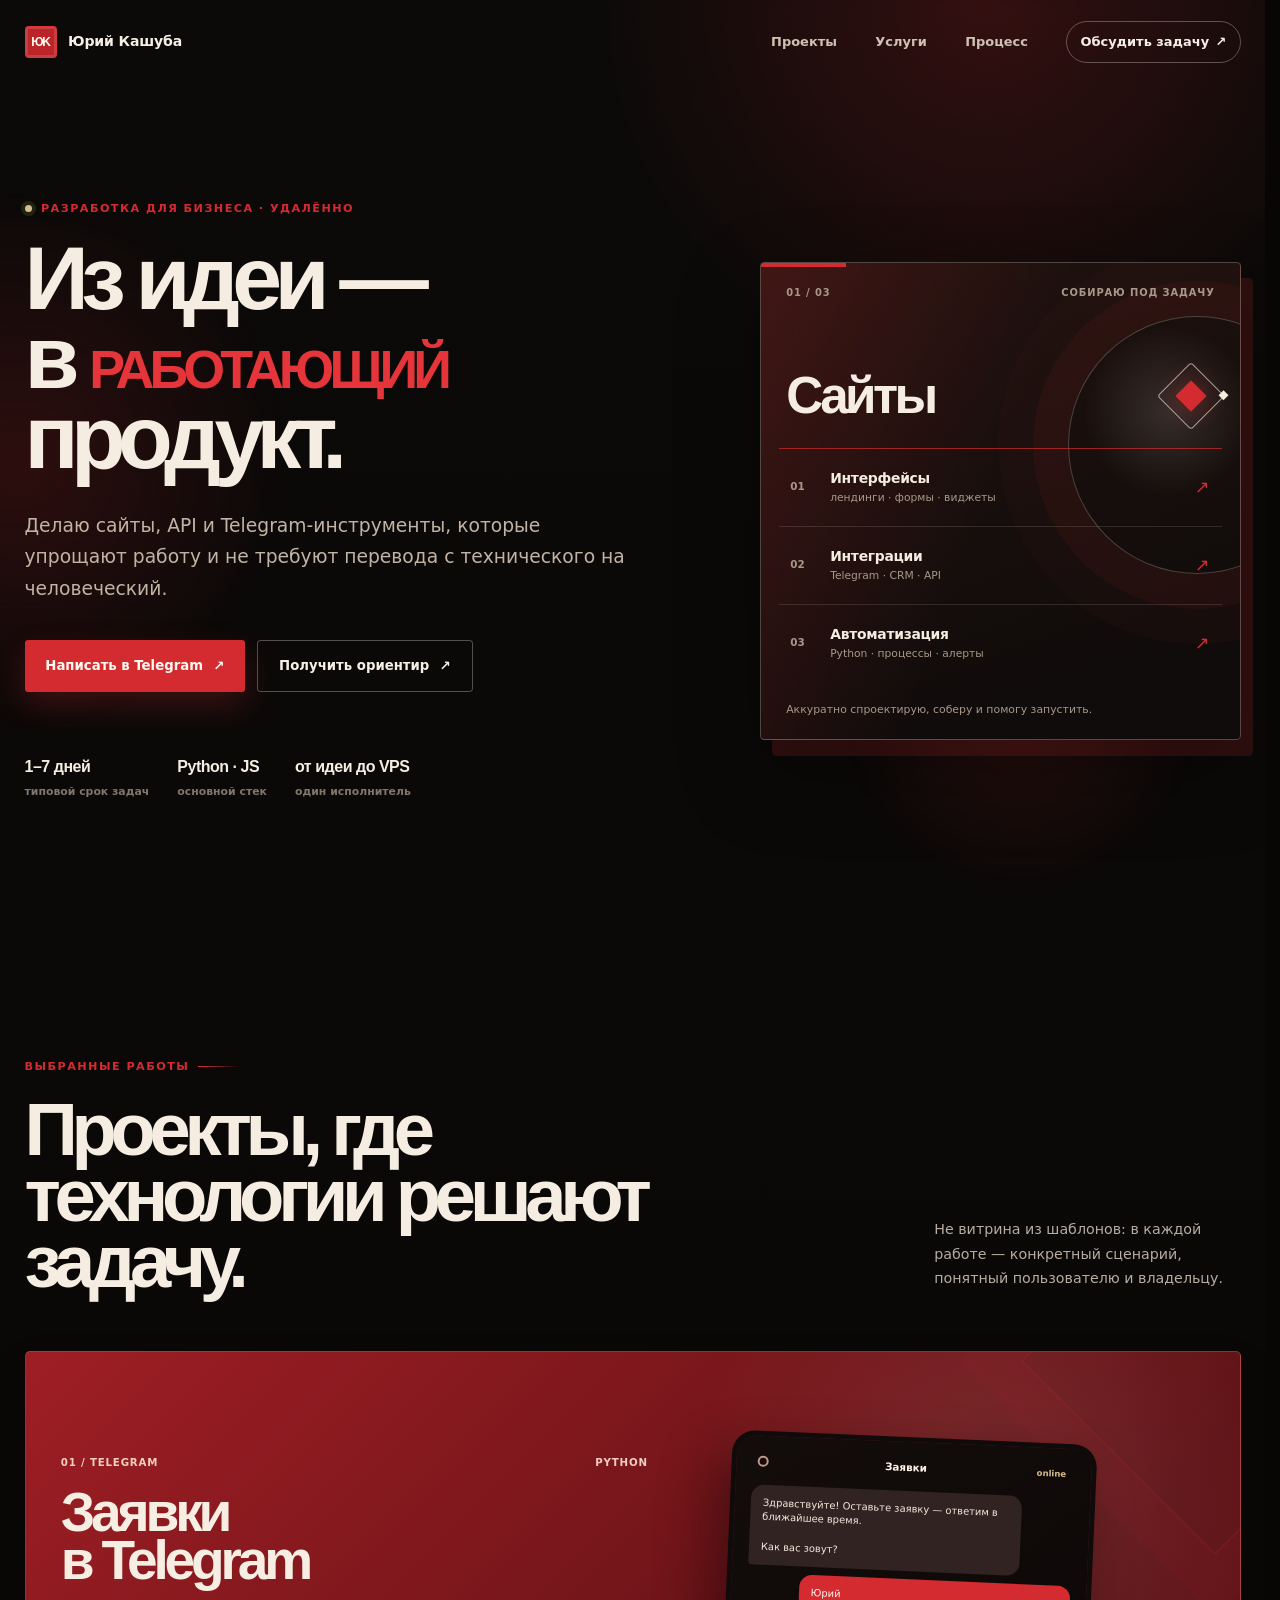
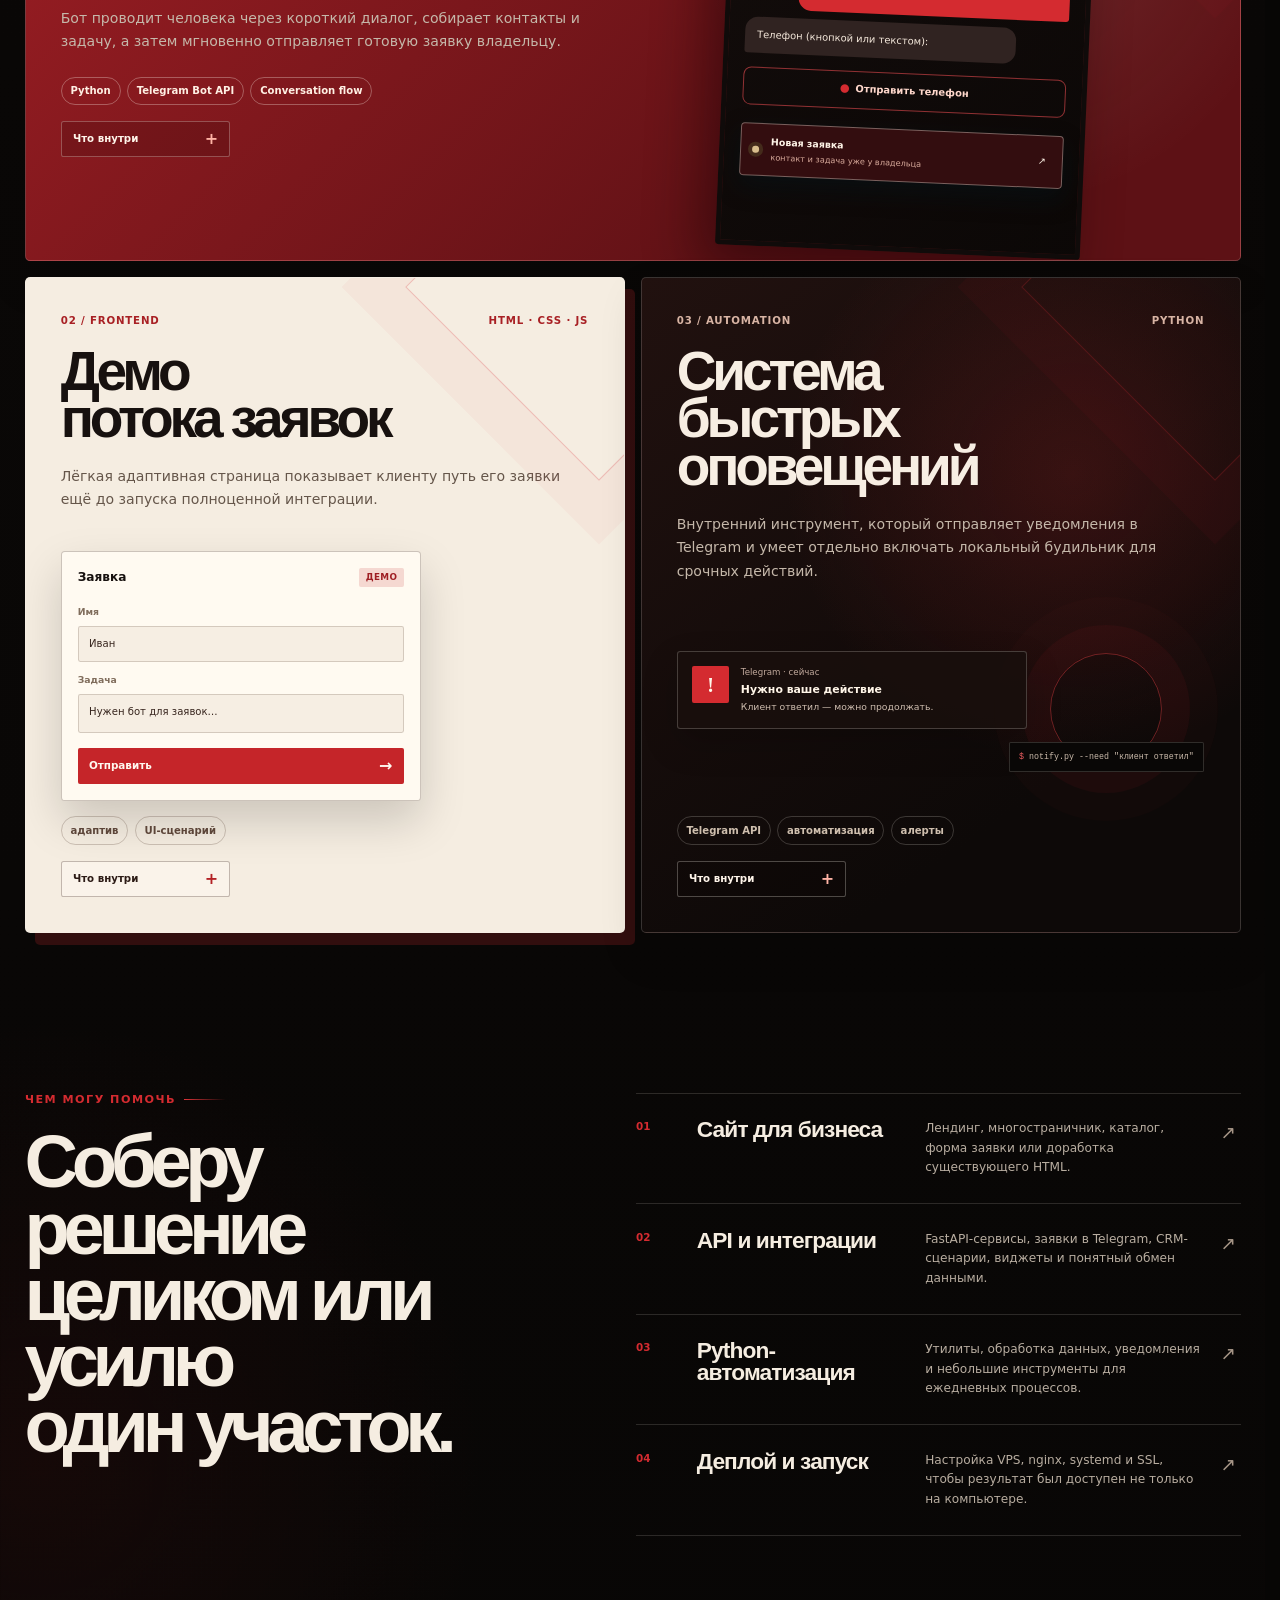
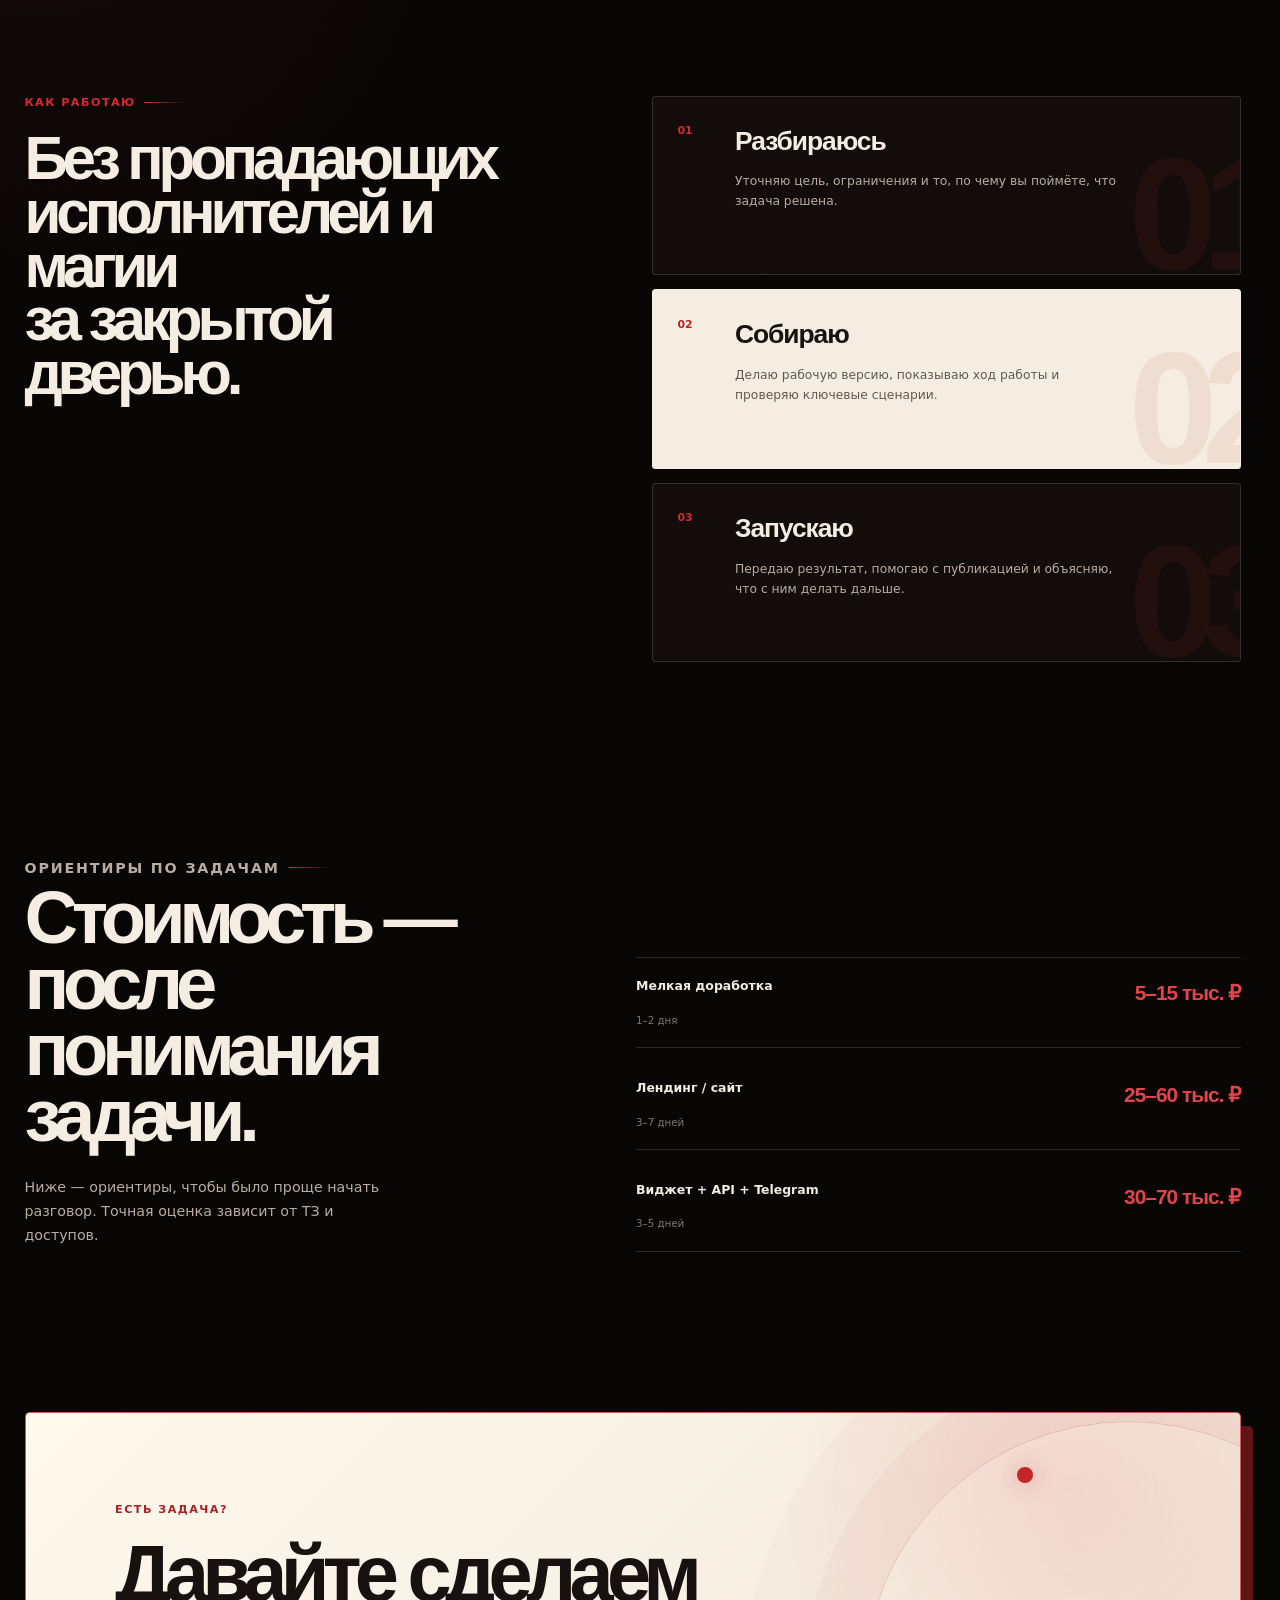
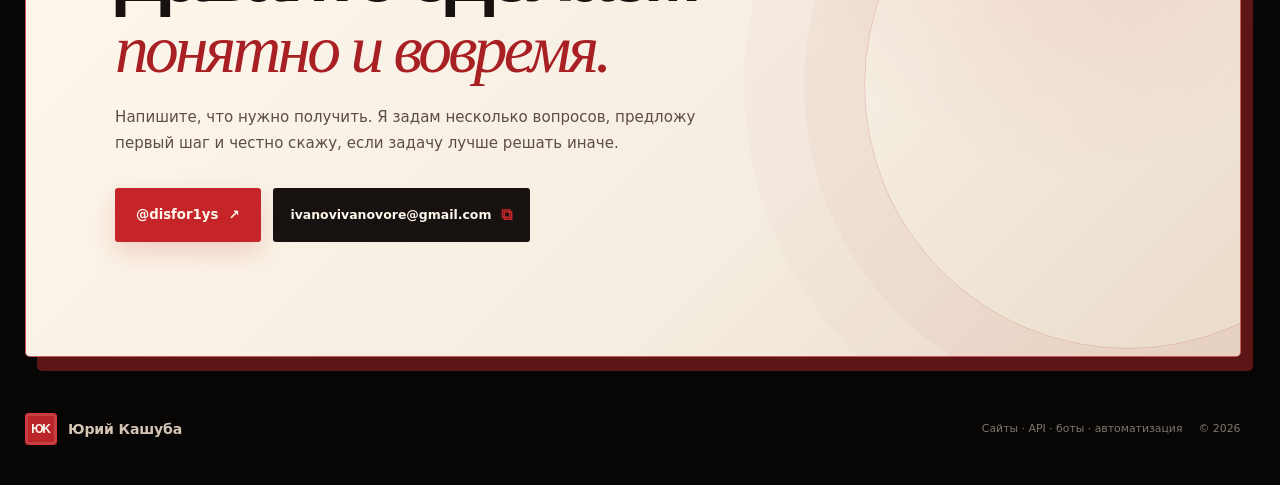
<file: index.html>
<!doctype html>
<html lang="ru">
<head>
  <meta charset="UTF-8" />
  <meta name="viewport" content="width=device-width, initial-scale=1" />
  <meta
    name="description"
    content="Юрий Кашуба — fullstack-разработчик. Сайты, API, Telegram-боты и автоматизация под задачи бизнеса."
  />
  <meta name="theme-color" content="#0b0908" />
  <meta name="author" content="Юрий Кашуба" />
  <meta name="robots" content="index,follow" />
  <link rel="canonical" href="https://jourgen1.github.io/" />
  <meta property="og:title" content="Юрий Кашуба — сайты, API и Telegram-боты" />
  <meta
    property="og:description"
    content="Собираю понятные цифровые продукты: от лендинга до API, ботов и деплоя."
  />
  <meta property="og:type" content="website" />
  <meta property="og:locale" content="ru_RU" />
  <meta property="og:site_name" content="Юрий Кашуба — разработка" />
  <meta property="og:url" content="https://jourgen1.github.io/" />
  <meta name="twitter:card" content="summary" />
  <meta name="twitter:title" content="Юрий Кашуба — сайты, API и Telegram-боты" />
  <meta name="twitter:description" content="Сайты, API, Telegram-боты и автоматизация под задачи бизнеса." />
  <title>Юрий Кашуба — сайты, API и Telegram-боты</title>
  <link rel="icon" type="image/svg+xml" href="favicon.svg" />
  <link rel="stylesheet" href="styles.css" />
</head>
<body>
  <a class="skip-link" href="#content">К содержанию</a>

  <header class="site-header" data-header>
    <a class="brand" href="#home" aria-label="На главную">
      <span class="brand-mark" aria-hidden="true">ЮK</span>
      <span class="brand-name">Юрий Кашуба</span>
    </a>

    <button
      class="menu-toggle"
      type="button"
      aria-expanded="false"
      aria-controls="main-navigation"
      data-menu-toggle
    >
      <span class="sr-only">Открыть навигацию</span>
      <span></span>
      <span></span>
    </button>

    <nav class="main-navigation" id="main-navigation" aria-label="Основная навигация" data-menu>
      <a href="#projects">Проекты</a>
      <a href="#services">Услуги</a>
      <a href="#process">Процесс</a>
      <a
        class="nav-contact"
        href="#contact"
        data-open-brief
        aria-haspopup="dialog"
        aria-controls="brief-dialog"
      >
        Обсудить задачу <span aria-hidden="true">↗</span>
      </a>
    </nav>
  </header>

  <main id="content" tabindex="-1">
    <section class="hero section-shell" id="home">
      <div class="hero-glow hero-glow-one" aria-hidden="true"></div>
      <div class="hero-glow hero-glow-two" aria-hidden="true"></div>

      <div class="hero-copy" data-reveal>
        <p class="eyebrow"><span class="status-dot" aria-hidden="true"></span> Разработка для бизнеса · удалённо</p>
        <h1>Из идеи — в <span class="hero-keyword">РАБОТАЮЩИЙ</span> продукт.</h1>
        <p class="hero-lead">
          Делаю сайты, API и Telegram-инструменты, которые упрощают работу и не требуют
          перевода с технического на человеческий.
        </p>

        <div class="hero-actions">
          <a class="button button-primary" href="https://t.me/disfor1ys" target="_blank" rel="noreferrer">
            Написать в Telegram <span aria-hidden="true">↗</span>
          </a>
          <a
            class="button button-secondary"
            href="#contact"
            data-open-brief
            aria-haspopup="dialog"
            aria-controls="brief-dialog"
          >
            Получить ориентир <span aria-hidden="true">↗</span>
          </a>
        </div>

        <dl class="hero-facts" aria-label="Кратко обо мне">
          <div>
            <dt>1–7 дней</dt>
            <dd>типовой срок задач</dd>
          </div>
          <div>
            <dt>Python · JS</dt>
            <dd>основной стек</dd>
          </div>
          <div>
            <dt>от идеи до VPS</dt>
            <dd>один исполнитель</dd>
          </div>
        </dl>
      </div>

      <aside class="hero-panel" aria-label="Направления работы" data-reveal>
        <div class="panel-topline">
          <span>01 / 03</span>
          <span>Собираю под задачу</span>
        </div>
        <div class="panel-title-row">
          <p>Сайты</p>
          <span class="panel-orbit" aria-hidden="true"></span>
        </div>
        <div class="panel-item panel-item-accent">
          <span class="panel-index">01</span>
          <div>
            <strong>Интерфейсы</strong>
            <small>лендинги · формы · виджеты</small>
          </div>
          <span class="arrow" aria-hidden="true">↗</span>
        </div>
        <div class="panel-item">
          <span class="panel-index">02</span>
          <div>
            <strong>Интеграции</strong>
            <small>Telegram · CRM · API</small>
          </div>
          <span class="arrow" aria-hidden="true">↗</span>
        </div>
        <div class="panel-item">
          <span class="panel-index">03</span>
          <div>
            <strong>Автоматизация</strong>
            <small>Python · процессы · алерты</small>
          </div>
          <span class="arrow" aria-hidden="true">↗</span>
        </div>
        <p class="panel-note">Аккуратно спроектирую, соберу и помогу запустить.</p>
      </aside>
    </section>

    <section class="projects section-shell section" id="projects">
      <div class="section-heading" data-reveal>
        <p class="eyebrow">Выбранные работы</p>
        <div class="heading-row">
          <h2>Проекты, где<br />технологии решают задачу.</h2>
          <p>
            Не витрина из шаблонов: в каждой работе — конкретный сценарий,
            понятный пользователю и владельцу.
          </p>
        </div>
      </div>

      <div class="project-grid">
        <article class="project-card project-card-featured" data-reveal>
          <div class="project-copy">
            <div class="project-meta">
              <span>01 / Telegram</span>
              <span>Python</span>
            </div>
            <h3>Заявки<br />в Telegram</h3>
            <p>
              Бот проводит человека через короткий диалог, собирает контакты и задачу,
              а затем мгновенно отправляет готовую заявку владельцу.
            </p>
            <ul class="tag-list" aria-label="Технологии проекта">
              <li>Python</li>
              <li>Telegram Bot API</li>
              <li>Conversation flow</li>
            </ul>
            <button class="case-toggle" type="button" aria-expanded="false" aria-controls="lead-details" data-case-toggle>
              <span>Что внутри</span><span aria-hidden="true">+</span>
            </button>
            <div class="case-details" id="lead-details" role="region" aria-label="Детали Telegram-бота" hidden>
              <p>Диалог в четыре шага: имя, телефон, задача и готовая заявка владельцу.</p>
              <ul>
                <li>настройка через .env</li>
                <li>кнопка отправки контакта</li>
                <li>запуск на VPS при необходимости</li>
              </ul>
            </div>
          </div>
          <div class="bot-preview" aria-hidden="true">
            <div class="phone-top">
              <span class="phone-camera" aria-hidden="true"></span>
              <span>Заявки</span>
              <span class="phone-online">online</span>
            </div>
            <div class="chat-bubble chat-bubble-in">
              Здравствуйте! Оставьте заявку — ответим в ближайшее время.<br /><br />
              Как вас зовут?
            </div>
            <div class="chat-bubble chat-bubble-out">Юрий</div>
            <div class="chat-bubble chat-bubble-in">Телефон (кнопкой или текстом):</div>
            <div class="contact-button">
              <span aria-hidden="true">●</span> Отправить телефон
            </div>
            <div class="new-lead">
              <span class="new-lead-dot" aria-hidden="true"></span>
              <div>
                <strong>Новая заявка</strong>
                <small>контакт и задача уже у владельца</small>
              </div>
              <span aria-hidden="true">↗</span>
            </div>
          </div>
        </article>

        <article class="project-card project-card-form" data-reveal>
          <div class="project-meta">
            <span>02 / Frontend</span>
            <span>HTML · CSS · JS</span>
          </div>
          <h3>Демо<br />потока заявок</h3>
          <p>
            Лёгкая адаптивная страница показывает клиенту путь его заявки ещё до запуска
            полноценной интеграции.
          </p>
          <div class="form-preview" aria-hidden="true">
            <div class="form-preview-head">
              <span>Заявка</span>
              <span class="form-preview-badge">демо</span>
            </div>
            <span class="form-label">Имя</span>
            <span class="form-input">Иван</span>
            <span class="form-label">Задача</span>
            <span class="form-input form-input-long">Нужен бот для заявок…</span>
            <span class="form-submit">Отправить <b aria-hidden="true">→</b></span>
          </div>
          <ul class="tag-list">
            <li>адаптив</li>
            <li>UI-сценарий</li>
          </ul>
          <button class="case-toggle" type="button" aria-expanded="false" aria-controls="form-details" data-case-toggle>
            <span>Что внутри</span><span aria-hidden="true">+</span>
          </button>
          <div class="case-details" id="form-details" role="region" aria-label="Детали демо формы" hidden>
            <p>Прототип формы помогает согласовать путь пользователя до разработки интеграции.</p>
            <ul>
              <li>адаптивная вёрстка</li>
              <li>валидация сценария</li>
              <li>понятный CTA</li>
            </ul>
          </div>
        </article>

        <article class="project-card project-card-alerts" data-reveal>
          <div class="project-meta">
            <span>03 / Automation</span>
            <span>Python</span>
          </div>
          <h3>Система<br />быстрых оповещений</h3>
          <p>
            Внутренний инструмент, который отправляет уведомления в Telegram и умеет
            отдельно включать локальный будильник для срочных действий.
          </p>
          <div class="alert-preview" aria-hidden="true">
            <div class="alert-pulse" aria-hidden="true"></div>
            <div class="alert-card">
              <span class="alert-icon" aria-hidden="true">!</span>
              <div>
                <small>Telegram · сейчас</small>
                <strong>Нужно ваше действие</strong>
                <p>Клиент ответил — можно продолжать.</p>
              </div>
            </div>
            <div class="terminal-line"><span>$</span> notify.py --need "клиент ответил"</div>
          </div>
          <ul class="tag-list">
            <li>Telegram API</li>
            <li>автоматизация</li>
            <li>алерты</li>
          </ul>
          <button class="case-toggle" type="button" aria-expanded="false" aria-controls="alerts-details" data-case-toggle>
            <span>Что внутри</span><span aria-hidden="true">+</span>
          </button>
          <div class="case-details" id="alerts-details" role="region" aria-label="Детали системы оповещений" hidden>
            <p>Инструмент разделяет обычные уведомления, срочный сигнал и локальный будильник.</p>
            <ul>
              <li>Telegram Bot API</li>
              <li>опциональный Tor SOCKS</li>
              <li>локальный сигнал для срочных задач</li>
            </ul>
          </div>
        </article>
      </div>
    </section>

    <section class="services section-shell section" id="services">
      <div class="section-heading services-heading" data-reveal>
        <p class="eyebrow">Чем могу помочь</p>
        <h2>Соберу решение<br />целиком или усилю<br />один участок.</h2>
      </div>

      <div class="service-list">
        <article class="service-row" data-reveal>
          <span class="service-number">01</span>
          <h3>Сайт для бизнеса</h3>
          <p>Лендинг, многостраничник, каталог, форма заявки или доработка существующего HTML.</p>
          <span class="service-arrow" aria-hidden="true">↗</span>
        </article>
        <article class="service-row" data-reveal>
          <span class="service-number">02</span>
          <h3>API и интеграции</h3>
          <p>FastAPI-сервисы, заявки в Telegram, CRM-сценарии, виджеты и понятный обмен данными.</p>
          <span class="service-arrow" aria-hidden="true">↗</span>
        </article>
        <article class="service-row" data-reveal>
          <span class="service-number">03</span>
          <h3>Python-автоматизация</h3>
          <p>Утилиты, обработка данных, уведомления и небольшие инструменты для ежедневных процессов.</p>
          <span class="service-arrow" aria-hidden="true">↗</span>
        </article>
        <article class="service-row" data-reveal>
          <span class="service-number">04</span>
          <h3>Деплой и запуск</h3>
          <p>Настройка VPS, nginx, systemd и SSL, чтобы результат был доступен не только на компьютере.</p>
          <span class="service-arrow" aria-hidden="true">↗</span>
        </article>
      </div>
    </section>

    <section class="process section-shell section" id="process">
      <div class="process-intro" data-reveal>
        <p class="eyebrow">Как работаю</p>
        <h2>Без пропадающих<br />исполнителей и магии<br />за закрытой дверью.</h2>
      </div>
      <ol class="process-steps">
        <li data-reveal data-step="01">
          <span>01</span>
          <h3>Разбираюсь</h3>
          <p>Уточняю цель, ограничения и то, по чему вы поймёте, что задача решена.</p>
        </li>
        <li data-reveal data-step="02">
          <span>02</span>
          <h3>Собираю</h3>
          <p>Делаю рабочую версию, показываю ход работы и проверяю ключевые сценарии.</p>
        </li>
        <li data-reveal data-step="03">
          <span>03</span>
          <h3>Запускаю</h3>
          <p>Передаю результат, помогаю с публикацией и объясняю, что с ним делать дальше.</p>
        </li>
      </ol>
    </section>

    <section class="pricing section-shell section" aria-labelledby="pricing-title">
      <div class="pricing-intro" data-reveal>
        <p class="eyebrow">Ориентиры по задачам</p>
        <h2 id="pricing-title">Стоимость — после<br />понимания задачи.</h2>
        <p>Ниже — ориентиры, чтобы было проще начать разговор. Точная оценка зависит от ТЗ и доступов.</p>
      </div>
      <div class="pricing-grid">
        <article data-reveal>
          <span>Мелкая доработка</span>
          <strong>5–15 тыс. ₽</strong>
          <small>1–2 дня</small>
        </article>
        <article data-reveal>
          <span>Лендинг / сайт</span>
          <strong>25–60 тыс. ₽</strong>
          <small>3–7 дней</small>
        </article>
        <article data-reveal>
          <span>Виджет + API + Telegram</span>
          <strong>30–70 тыс. ₽</strong>
          <small>3–5 дней</small>
        </article>
      </div>
    </section>

    <section class="contact section-shell" id="contact">
      <div class="contact-orbit contact-orbit-large" aria-hidden="true"></div>
      <div class="contact-orbit contact-orbit-small" aria-hidden="true"></div>
      <div class="contact-content" data-reveal>
        <p class="eyebrow">Есть задача?</p>
        <h2>Давайте сделаем<br /><em>понятно и вовремя.</em></h2>
        <p>
          Напишите, что нужно получить. Я задам несколько вопросов, предложу первый шаг
          и честно скажу, если задачу лучше решать иначе.
        </p>
        <div class="contact-actions">
          <a class="button button-light" href="https://t.me/disfor1ys" target="_blank" rel="noreferrer">
            @disfor1ys <span aria-hidden="true">↗</span>
          </a>
          <button
            class="email-copy"
            type="button"
            data-copy-email
            data-email="ivanovivanovore@gmail.com"
            aria-label="Скопировать email ivanovivanovore@gmail.com"
            title="Скопировать email"
          >
            <span>ivanovivanovore@gmail.com</span>
            <span class="copy-icon" aria-hidden="true">⧉</span>
          </button>
        </div>
        <p class="copy-status" aria-live="polite" data-copy-status></p>
      </div>
    </section>
  </main>

  <dialog
    class="brief-dialog"
    id="brief-dialog"
    aria-labelledby="brief-title"
    aria-describedby="brief-intro"
    data-brief-dialog
  >
    <div class="brief-dialog-inner">
      <button class="dialog-close" type="button" data-close-brief aria-label="Закрыть окно">×</button>
      <p class="eyebrow">Быстрый бриф</p>
      <h2 id="brief-title">Соберите запрос <br />за минуту.</h2>
      <p class="brief-intro" id="brief-intro">
        Это ориентир, не автоматический договор: точную оценку подтвержу после деталей.
      </p>

      <form class="brief-form" data-brief-form novalidate>
        <label for="brief-type">Что нужно сделать?</label>
        <select id="brief-type" data-brief-type>
          <option value="site">Лендинг или небольшой сайт</option>
          <option value="integration">Виджет, API или Telegram-интеграция</option>
          <option value="automation">Python-скрипт или автоматизация</option>
          <option value="revision">Небольшая доработка</option>
        </select>

        <fieldset>
          <legend>Какой темп нужен?</legend>
          <div class="brief-paces">
            <label><input type="radio" name="pace" value="normal" checked data-brief-pace /> Обычный</label>
            <label><input type="radio" name="pace" value="urgent" data-brief-pace /> Срочно</label>
          </div>
        </fieldset>

        <label for="brief-goal">Опишите цель в двух словах <span>(необязательно)</span></label>
        <textarea id="brief-goal" rows="3" placeholder="Например: получать заявки с сайта в Telegram" data-brief-goal></textarea>

        <div class="brief-estimate" aria-live="polite">
          <span>Ориентир по задаче</span>
          <strong data-brief-price>25–60 тыс. ₽</strong>
          <small data-brief-time>3–7 дней</small>
        </div>

        <div class="brief-actions">
          <button class="button button-primary" type="button" data-copy-brief>Скопировать запрос</button>
          <button class="button button-secondary" type="button" data-email-brief>Отправить на email</button>
          <a class="brief-telegram" href="https://t.me/disfor1ys" target="_blank" rel="noreferrer">
            Открыть Telegram <span aria-hidden="true">↗</span>
          </a>
        </div>
        <p class="brief-status" aria-live="polite" data-brief-status></p>
      </form>
    </div>
  </dialog>

  <footer class="site-footer section-shell">
    <a class="brand" href="#home" aria-label="Вернуться наверх">
      <span class="brand-mark" aria-hidden="true">ЮK</span>
      <span class="brand-name">Юрий Кашуба</span>
    </a>
    <p>Сайты · API · боты · автоматизация</p>
    <p>© <span data-year></span></p>
  </footer>

  <script src="script.js"></script>
</body>
</html>
</file>
<file: styles.css>
:root {
  --ink: #eaf0f6;
  --muted: #94a3b6;
  --dim: #66758b;
  --night: #08111f;
  --night-deep: #050a12;
  --surface: #101c2d;
  --surface-soft: #0c1726;
  --line: rgba(200, 220, 244, 0.14);
  --line-bright: rgba(200, 220, 244, 0.25);
  --blue: #4d8dff;
  --cyan: #62e4d4;
  --lime: #bcf26a;
  --orange: #ffb47c;
  --display: "Arial Narrow", "Roboto Condensed", "Segoe UI", sans-serif;
  --body: Inter, ui-sans-serif, system-ui, -apple-system, BlinkMacSystemFont, "Segoe UI", sans-serif;
  --shadow: 0 30px 80px rgba(0, 0, 0, 0.22);
}

* {
  box-sizing: border-box;
}

html {
  scroll-behavior: smooth;
  background: var(--night-deep);
}

body {
  margin: 0;
  background:
    radial-gradient(circle at 80% 0%, rgba(31, 90, 150, 0.16), transparent 22rem),
    linear-gradient(180deg, #08111f 0%, #07101d 45%, #050a12 100%);
  color: var(--ink);
  font-family: var(--body);
  font-size: 16px;
  line-height: 1.5;
  -webkit-font-smoothing: antialiased;
  text-rendering: optimizeLegibility;
}

body::before {
  position: fixed;
  z-index: -1;
  inset: 0;
  content: "";
  opacity: 0.22;
  pointer-events: none;
  background-image: linear-gradient(rgba(174, 200, 235, 0.035) 1px, transparent 1px),
    linear-gradient(90deg, rgba(174, 200, 235, 0.035) 1px, transparent 1px);
  background-size: 42px 42px;
  mask-image: linear-gradient(to bottom, black, transparent 64%);
}

a {
  color: inherit;
  text-decoration: none;
}

button {
  color: inherit;
  font: inherit;
}

button,
a {
  -webkit-tap-highlight-color: transparent;
}

:focus-visible {
  outline: 2px solid var(--cyan);
  outline-offset: 4px;
}

.sr-only {
  position: absolute;
  width: 1px;
  height: 1px;
  padding: 0;
  overflow: hidden;
  clip: rect(0, 0, 0, 0);
  white-space: nowrap;
  border: 0;
}

.skip-link {
  position: fixed;
  z-index: 100;
  top: -4rem;
  left: 1rem;
  padding: 0.7rem 1rem;
  border-radius: 0 0 0.6rem 0.6rem;
  background: var(--cyan);
  color: var(--night-deep);
  font-weight: 800;
  transition: top 160ms ease;
}

.skip-link:focus {
  top: 0;
}

.section-shell {
  width: min(100% - 3rem, 1216px);
  margin-inline: auto;
}

.section {
  padding-top: 10rem;
}

.site-header {
  position: sticky;
  z-index: 20;
  top: 0;
  display: flex;
  align-items: center;
  justify-content: space-between;
  width: min(100% - 3rem, 1216px);
  min-height: 84px;
  margin-inline: auto;
  transition: background 220ms ease, border-color 220ms ease;
}

.site-header::before {
  position: absolute;
  z-index: -1;
  top: 0;
  right: -1.5rem;
  left: -1.5rem;
  height: 100%;
  content: "";
  border-bottom: 1px solid transparent;
  transition: background 220ms ease, border-color 220ms ease, backdrop-filter 220ms ease;
}

.site-header.is-scrolled::before {
  border-color: rgba(197, 222, 249, 0.09);
  background: rgba(5, 10, 18, 0.76);
  backdrop-filter: blur(18px);
}

.brand {
  display: inline-flex;
  align-items: center;
  gap: 0.72rem;
  font-size: 0.88rem;
  font-weight: 750;
  letter-spacing: -0.01em;
}

.brand-mark {
  display: grid;
  width: 32px;
  height: 32px;
  place-items: center;
  border: 1px solid rgba(98, 228, 212, 0.58);
  border-radius: 50%;
  color: var(--cyan);
  font-family: var(--display);
  font-size: 0.75rem;
  font-weight: 800;
  letter-spacing: -0.1em;
  transform: rotate(-8deg);
}

.main-navigation {
  display: flex;
  align-items: center;
  gap: clamp(1.25rem, 3vw, 2.5rem);
  color: #b1bed0;
  font-size: 0.81rem;
  font-weight: 670;
}

.main-navigation > a:not(.nav-contact) {
  position: relative;
}

.main-navigation > a:not(.nav-contact)::after {
  position: absolute;
  right: 0;
  bottom: -0.35rem;
  left: 0;
  height: 1px;
  content: "";
  background: var(--cyan);
  transform: scaleX(0);
  transform-origin: right;
  transition: transform 180ms ease;
}

.main-navigation > a:not(.nav-contact):hover::after,
.main-navigation > a:not(.nav-contact):focus-visible::after {
  transform: scaleX(1);
  transform-origin: left;
}

.nav-contact {
  display: inline-flex;
  align-items: center;
  gap: 0.4rem;
  padding: 0.62rem 0.82rem;
  border: 1px solid var(--line-bright);
  border-radius: 100px;
  color: var(--ink);
  transition: border-color 180ms ease, background 180ms ease, color 180ms ease;
}

.nav-contact:hover,
.nav-contact:focus-visible {
  border-color: var(--cyan);
  background: var(--cyan);
  color: var(--night-deep);
}

.menu-toggle {
  display: none;
}

.hero {
  position: relative;
  display: grid;
  grid-template-columns: minmax(0, 1.05fr) minmax(335px, 0.78fr);
  gap: clamp(3rem, 7vw, 8rem);
  min-height: calc(100vh - 84px);
  padding-top: clamp(5.5rem, 11vh, 10rem);
  padding-bottom: clamp(5rem, 9vh, 8rem);
  isolation: isolate;
}

.hero-copy {
  align-self: center;
  max-width: 720px;
}

.eyebrow {
  display: flex;
  align-items: center;
  gap: 0.55rem;
  margin: 0 0 1.45rem;
  color: var(--cyan);
  font-size: 0.7rem;
  font-weight: 800;
  letter-spacing: 0.13em;
  line-height: 1.2;
  text-transform: uppercase;
}

.status-dot {
  display: inline-block;
  width: 0.48rem;
  height: 0.48rem;
  border-radius: 50%;
  background: var(--lime);
  box-shadow: 0 0 0 4px rgba(188, 242, 106, 0.11);
}

.hero h1,
.section-heading h2,
.process h2,
.pricing h2,
.contact h2 {
  margin: 0;
  color: #f0f5fb;
  font-family: var(--display);
  font-size: clamp(3.5rem, 7vw, 6.8rem);
  font-stretch: condensed;
  font-weight: 800;
  letter-spacing: -0.085em;
  line-height: 0.89;
  text-wrap: balance;
}

.hero h1 em,
.contact h2 em {
  color: var(--cyan);
  font-family: Georgia, "Times New Roman", serif;
  font-size: 0.85em;
  font-weight: 500;
  letter-spacing: -0.11em;
}

.hero-lead {
  max-width: 605px;
  margin: 2rem 0 2.25rem;
  color: #aebccd;
  font-size: clamp(1rem, 1.5vw, 1.17rem);
  line-height: 1.68;
}

.hero-actions,
.contact-actions {
  display: flex;
  flex-wrap: wrap;
  gap: 0.75rem;
}

.button {
  display: inline-flex;
  align-items: center;
  justify-content: center;
  gap: 0.65rem;
  min-height: 52px;
  padding: 0.95rem 1.3rem;
  border-radius: 0.75rem;
  font-size: 0.83rem;
  font-weight: 800;
  transition: transform 180ms ease, background 180ms ease, color 180ms ease, border-color 180ms ease;
}

.button:hover {
  transform: translateY(-3px);
}

.button-primary {
  background: var(--cyan);
  color: #05211f;
  box-shadow: 0 12px 30px rgba(98, 228, 212, 0.14);
}

.button-primary:hover {
  background: #88f4e7;
}

.button-secondary {
  border: 1px solid var(--line-bright);
  color: var(--ink);
}

.button-secondary:hover {
  border-color: rgba(234, 240, 246, 0.55);
  background: rgba(234, 240, 246, 0.07);
}

.hero-facts {
  display: flex;
  flex-wrap: wrap;
  gap: 1.75rem;
  margin: clamp(3rem, 7vh, 5rem) 0 0;
}

.hero-facts div {
  display: grid;
  gap: 0.28rem;
}

.hero-facts dt {
  color: #eef4f9;
  font-family: var(--display);
  font-size: 1rem;
  font-weight: 800;
  letter-spacing: -0.03em;
}

.hero-facts dd {
  margin: 0;
  color: var(--dim);
  font-size: 0.68rem;
  font-weight: 600;
}

.hero-panel {
  position: relative;
  align-self: center;
  padding: 1.1rem;
  overflow: hidden;
  border: 1px solid rgba(182, 220, 255, 0.19);
  border-radius: 1.5rem;
  background:
    linear-gradient(140deg, rgba(77, 141, 255, 0.17), transparent 37%),
    linear-gradient(180deg, rgba(15, 31, 50, 0.92), rgba(8, 16, 28, 0.91));
  box-shadow: var(--shadow);
}

.hero-panel::after {
  position: absolute;
  z-index: -1;
  top: 18%;
  right: -16%;
  width: 15rem;
  aspect-ratio: 1;
  content: "";
  border: 1px solid rgba(98, 228, 212, 0.23);
  border-radius: 50%;
  box-shadow: 0 0 0 33px rgba(98, 228, 212, 0.04), 0 0 0 67px rgba(98, 228, 212, 0.026);
}

.panel-topline {
  display: flex;
  justify-content: space-between;
  margin: 0.3rem 0.45rem 4.5rem;
  color: #7d91a9;
  font-size: 0.62rem;
  font-weight: 800;
  letter-spacing: 0.09em;
  text-transform: uppercase;
}

.panel-title-row {
  display: flex;
  align-items: center;
  justify-content: space-between;
  margin: 0 0.45rem 1.7rem;
}

.panel-title-row p {
  margin: 0;
  color: #eaf2f8;
  font-family: var(--display);
  font-size: clamp(2rem, 4vw, 3.3rem);
  font-weight: 800;
  letter-spacing: -0.07em;
  line-height: 0.9;
}

.panel-orbit {
  position: relative;
  width: 3.15rem;
  height: 3.15rem;
  border: 1px solid rgba(98, 228, 212, 0.55);
  border-radius: 50%;
}

.panel-orbit::before,
.panel-orbit::after {
  position: absolute;
  content: "";
  border-radius: 50%;
}

.panel-orbit::before {
  inset: 0.75rem;
  background: var(--cyan);
  box-shadow: 0 0 24px rgba(98, 228, 212, 0.8);
}

.panel-orbit::after {
  top: -0.35rem;
  right: 0.2rem;
  width: 0.42rem;
  height: 0.42rem;
  background: var(--lime);
}

.panel-item {
  display: grid;
  grid-template-columns: 2.1rem 1fr 1rem;
  gap: 0.4rem;
  align-items: center;
  min-height: 78px;
  padding: 1rem 0.7rem;
  border-top: 1px solid rgba(198, 225, 247, 0.12);
  transition: background 180ms ease, transform 180ms ease;
}

.panel-item:hover {
  background: rgba(159, 214, 255, 0.06);
  transform: translateX(3px);
}

.panel-item-accent {
  border-color: rgba(98, 228, 212, 0.37);
}

.panel-index {
  color: #7891ab;
  font-size: 0.65rem;
  font-weight: 800;
}

.panel-item strong {
  display: block;
  color: #e7f0f6;
  font-size: 0.87rem;
  letter-spacing: -0.02em;
}

.panel-item small {
  display: block;
  margin-top: 0.1rem;
  color: #8195aa;
  font-size: 0.67rem;
}

.arrow {
  color: var(--cyan);
  font-size: 1.1rem;
}

.panel-note {
  margin: 1.25rem 0.45rem 0.2rem;
  color: #71859a;
  font-size: 0.68rem;
}

.hero-glow {
  position: absolute;
  z-index: -1;
  border-radius: 50%;
  filter: blur(3px);
  pointer-events: none;
}

.hero-glow-one {
  top: 12%;
  left: -18rem;
  width: 35rem;
  height: 35rem;
  background: radial-gradient(circle, rgba(28, 110, 152, 0.18), transparent 68%);
}

.hero-glow-two {
  right: 3%;
  bottom: 0;
  width: 23rem;
  height: 23rem;
  background: radial-gradient(circle, rgba(98, 228, 212, 0.13), transparent 68%);
}

.section-heading {
  margin-bottom: 3.5rem;
}

.heading-row {
  display: grid;
  grid-template-columns: minmax(0, 1.45fr) minmax(220px, 0.55fr);
  gap: clamp(2rem, 8vw, 9rem);
  align-items: end;
}

.section-heading h2,
.process h2,
.pricing h2 {
  font-size: clamp(2.7rem, 5.8vw, 5.5rem);
}

.heading-row > p,
.pricing-intro > p {
  max-width: 24rem;
  margin: 0 0 0.3rem;
  color: var(--muted);
  font-size: 0.89rem;
  line-height: 1.7;
}

.project-grid {
  display: grid;
  grid-template-columns: repeat(2, minmax(0, 1fr));
  gap: 1rem;
}

.project-card {
  position: relative;
  display: flex;
  min-height: 455px;
  overflow: hidden;
  flex-direction: column;
  padding: clamp(1.45rem, 3vw, 2.2rem);
  border: 1px solid var(--line);
  border-radius: 1.25rem;
  background: linear-gradient(145deg, rgba(19, 37, 59, 0.92), rgba(9, 18, 31, 0.92));
  box-shadow: 0 12px 35px rgba(0, 0, 0, 0.08);
}

.project-card-featured {
  display: grid;
  grid-column: 1 / -1;
  grid-template-columns: minmax(0, 0.82fr) minmax(300px, 0.67fr);
  gap: clamp(2rem, 6vw, 7rem);
  min-height: 510px;
  background:
    radial-gradient(circle at 80% 30%, rgba(98, 228, 212, 0.16), transparent 20rem),
    linear-gradient(135deg, #102a40, #0a1527 67%);
}

.project-card::before {
  position: absolute;
  top: -8rem;
  right: -7rem;
  width: 17rem;
  height: 17rem;
  content: "";
  border: 1px solid rgba(155, 220, 255, 0.1);
  border-radius: 50%;
  box-shadow: 0 0 0 45px rgba(155, 220, 255, 0.025);
}

.project-card-form {
  background:
    linear-gradient(145deg, rgba(25, 38, 67, 0.93), rgba(10, 17, 35, 0.96)),
    var(--surface);
}

.project-card-alerts {
  background:
    radial-gradient(circle at 72% 30%, rgba(255, 180, 124, 0.12), transparent 18rem),
    linear-gradient(145deg, #1c1827, #0c1220 74%);
}

.project-copy {
  position: relative;
  z-index: 1;
  align-self: center;
}

.project-meta {
  display: flex;
  justify-content: space-between;
  gap: 1rem;
  margin-bottom: 1.2rem;
  color: #94b3cf;
  font-size: 0.64rem;
  font-weight: 800;
  letter-spacing: 0.08em;
  text-transform: uppercase;
}

.project-card h3 {
  max-width: 13ch;
  margin: 0;
  color: #f0f6fb;
  font-family: var(--display);
  font-size: clamp(2.25rem, 4.3vw, 4.1rem);
  font-weight: 800;
  letter-spacing: -0.075em;
  line-height: 0.87;
}

.project-card p {
  max-width: 33rem;
  margin: 1.35rem 0 1.45rem;
  color: #aebfd0;
  font-size: 0.88rem;
  line-height: 1.67;
}

.tag-list {
  display: flex;
  flex-wrap: wrap;
  gap: 0.4rem;
  padding: 0;
  margin: auto 0 0;
  list-style: none;
}

.tag-list li {
  padding: 0.35rem 0.55rem;
  border: 1px solid rgba(200, 223, 244, 0.14);
  border-radius: 100px;
  color: #a9bed0;
  font-size: 0.63rem;
  font-weight: 700;
}

.bot-preview {
  position: relative;
  align-self: end;
  width: min(100%, 365px);
  min-height: 415px;
  padding: 1rem;
  overflow: hidden;
  border: 5px solid #15283e;
  border-radius: 1.7rem 1.7rem 0.75rem 0.75rem;
  background:
    linear-gradient(rgba(5, 14, 26, 0.69), rgba(5, 14, 26, 0.72)),
    linear-gradient(135deg, #1e3a5f, #0c1d35);
  box-shadow: -14px 24px 56px rgba(2, 6, 12, 0.47);
  transform: rotate(2.5deg) translateY(1.7rem);
}

.phone-top {
  display: grid;
  grid-template-columns: 1.4rem 1fr 2.4rem;
  align-items: center;
  gap: 0.4rem;
  padding: 0.1rem 0.3rem 1rem;
  color: #e7f1f9;
  font-size: 0.65rem;
  font-weight: 800;
  text-align: center;
}

.phone-camera {
  width: 0.72rem;
  height: 0.72rem;
  border: 2px solid #7490aa;
  border-radius: 50%;
}

.phone-online {
  color: #63e8b9;
  font-size: 0.53rem;
  font-weight: 700;
}

.chat-bubble {
  max-width: 84%;
  margin-bottom: 0.54rem;
  padding: 0.65rem 0.75rem;
  border-radius: 0.8rem;
  font-size: 0.62rem;
  line-height: 1.48;
}

.chat-bubble-in {
  border-bottom-left-radius: 0.2rem;
  background: #263c59;
  color: #dce9f5;
}

.chat-bubble-out {
  margin-left: auto;
  border-bottom-right-radius: 0.2rem;
  background: #276a6d;
  color: #eefffb;
}

.contact-button {
  display: flex;
  align-items: center;
  justify-content: center;
  gap: 0.36rem;
  margin: 0.9rem 0;
  padding: 0.58rem;
  border: 1px solid rgba(113, 225, 212, 0.31);
  border-radius: 0.5rem;
  color: #94f1e3;
  font-size: 0.62rem;
  font-weight: 700;
}

.contact-button span {
  color: var(--cyan);
  font-size: 0.7rem;
}

.new-lead {
  display: grid;
  grid-template-columns: 0.6rem 1fr 0.8rem;
  gap: 0.55rem;
  align-items: center;
  margin-top: 1.15rem;
  padding: 0.7rem;
  border: 1px solid rgba(98, 228, 212, 0.35);
  border-radius: 0.7rem;
  background: rgba(10, 33, 43, 0.94);
  color: #dcfff8;
  font-size: 0.59rem;
  box-shadow: 0 10px 25px rgba(4, 22, 29, 0.45);
}

.new-lead-dot {
  width: 0.42rem;
  height: 0.42rem;
  border-radius: 50%;
  background: var(--lime);
  box-shadow: 0 0 0 4px rgba(188, 242, 106, 0.13);
}

.new-lead strong,
.new-lead small {
  display: block;
}

.new-lead strong {
  color: #dffaf5;
}

.new-lead small {
  margin-top: 0.12rem;
  color: #95bdb7;
  font-size: 0.51rem;
}

.form-preview {
  display: grid;
  gap: 0.42rem;
  width: min(100%, 360px);
  margin-top: auto;
  padding: 1rem;
  border: 1px solid rgba(144, 176, 255, 0.22);
  border-radius: 0.85rem;
  background: rgba(6, 15, 34, 0.57);
  box-shadow: 0 20px 45px rgba(0, 0, 0, 0.17);
}

.form-preview-head {
  display: flex;
  align-items: center;
  justify-content: space-between;
  margin-bottom: 0.45rem;
  color: #e5edff;
  font-size: 0.76rem;
  font-weight: 800;
}

.form-preview-badge {
  padding: 0.18rem 0.4rem;
  border-radius: 100px;
  background: rgba(89, 135, 255, 0.19);
  color: #a8c4ff;
  font-size: 0.55rem;
  letter-spacing: 0.04em;
  text-transform: uppercase;
}

.form-label {
  margin-top: 0.3rem;
  color: #8597b5;
  font-size: 0.58rem;
  font-weight: 700;
}

.form-input {
  padding: 0.58rem 0.65rem;
  border: 1px solid rgba(162, 191, 255, 0.16);
  border-radius: 0.38rem;
  background: rgba(6, 15, 32, 0.7);
  color: #dde6fa;
  font-size: 0.63rem;
}

.form-input-long {
  min-height: 2.45rem;
}

.form-submit {
  display: flex;
  align-items: center;
  justify-content: space-between;
  margin-top: 0.5rem;
  padding: 0.64rem 0.7rem;
  border-radius: 0.4rem;
  background: #6688ed;
  color: #f4f6ff;
  font-size: 0.65rem;
  font-weight: 800;
}

.form-submit b {
  font-size: 1rem;
  line-height: 0.5;
}

.alert-preview {
  position: relative;
  display: grid;
  align-content: center;
  min-height: 210px;
  margin-top: auto;
}

.alert-pulse {
  position: absolute;
  top: 22%;
  right: 8%;
  width: 7rem;
  height: 7rem;
  border: 1px solid rgba(255, 180, 124, 0.27);
  border-radius: 50%;
  box-shadow: 0 0 0 1.75rem rgba(255, 180, 124, 0.036), 0 0 0 3.5rem rgba(255, 180, 124, 0.018);
}

.alert-card {
  position: relative;
  z-index: 1;
  display: grid;
  grid-template-columns: 2.35rem 1fr;
  gap: 0.7rem;
  align-items: start;
  width: min(100%, 350px);
  padding: 0.9rem;
  border: 1px solid rgba(255, 202, 165, 0.24);
  border-radius: 0.78rem;
  background: rgba(24, 24, 40, 0.86);
  box-shadow: 0 14px 35px rgba(0, 0, 0, 0.18);
}

.alert-icon {
  display: grid;
  width: 2.3rem;
  height: 2.3rem;
  place-items: center;
  border-radius: 0.58rem;
  background: #f3915a;
  color: #352016;
  font-family: Georgia, serif;
  font-size: 1.25rem;
  font-weight: 900;
}

.alert-card small,
.alert-card strong,
.alert-card p {
  display: block;
}

.alert-card small {
  color: #a1a9ba;
  font-size: 0.54rem;
}

.alert-card strong {
  margin-top: 0.15rem;
  color: #f6eced;
  font-size: 0.68rem;
}

.alert-card p {
  margin: 0.2rem 0 0;
  color: #abb1bd;
  font-size: 0.58rem;
  line-height: 1.4;
}

.terminal-line {
  position: relative;
  z-index: 1;
  align-self: end;
  width: max-content;
  max-width: 100%;
  margin: 0.8rem 0 0 auto;
  padding: 0.48rem 0.6rem;
  overflow: hidden;
  border: 1px solid rgba(212, 220, 239, 0.12);
  border-radius: 0.34rem;
  background: rgba(8, 12, 21, 0.78);
  color: #aab7cb;
  font-family: "Cascadia Code", Consolas, monospace;
  font-size: 0.52rem;
  text-overflow: ellipsis;
  white-space: nowrap;
}

.terminal-line span {
  color: var(--orange);
}

.services {
  display: grid;
  grid-template-columns: minmax(0, 0.8fr) minmax(0, 1fr);
  gap: clamp(3rem, 10vw, 10rem);
  align-items: start;
}

.services-heading {
  position: sticky;
  top: 7.5rem;
  margin-bottom: 0;
}

.service-list {
  border-top: 1px solid var(--line);
}

.service-row {
  display: grid;
  grid-template-columns: 2.8rem minmax(155px, 0.95fr) minmax(190px, 1.25fr) 1.25rem;
  gap: 1rem;
  align-items: start;
  padding: 1.6rem 0;
  border-bottom: 1px solid var(--line);
  transition: background 180ms ease, padding-inline 180ms ease;
}

.service-row:hover {
  padding-inline: 0.75rem;
  background: rgba(106, 166, 218, 0.05);
}

.service-number {
  color: var(--cyan);
  font-size: 0.65rem;
  font-weight: 800;
}

.service-row h3 {
  margin: 0;
  color: #e4eef8;
  font-family: var(--display);
  font-size: 1.42rem;
  font-weight: 800;
  letter-spacing: -0.04em;
  line-height: 0.95;
}

.service-row p {
  margin: 0;
  color: var(--muted);
  font-size: 0.76rem;
  line-height: 1.6;
}

.service-arrow {
  color: #7b91a8;
  font-size: 1.15rem;
  transition: color 180ms ease, transform 180ms ease;
}

.service-row:hover .service-arrow {
  color: var(--cyan);
  transform: translate(3px, -3px);
}

.process {
  display: grid;
  grid-template-columns: minmax(0, 0.85fr) minmax(0, 1fr);
  gap: clamp(3rem, 10vw, 10rem);
  padding-bottom: 0.5rem;
}

.process-intro h2 {
  font-size: clamp(2.6rem, 4.7vw, 4.7rem);
}

.process-steps {
  display: grid;
  gap: 0.9rem;
  padding: 0;
  margin: 0;
  list-style: none;
}

.process-steps li {
  position: relative;
  min-height: 11.2rem;
  padding: 1.55rem 1.5rem 1.4rem 5.1rem;
  overflow: hidden;
  border: 1px solid var(--line);
  border-radius: 0.9rem;
  background: rgba(13, 27, 45, 0.55);
}

.process-steps li::after {
  position: absolute;
  right: -2.2rem;
  bottom: -3.75rem;
  color: rgba(98, 228, 212, 0.07);
  content: attr(data-step);
  font-family: var(--display);
  font-size: 10rem;
  font-weight: 900;
  letter-spacing: -0.1em;
}

.process-steps span {
  position: absolute;
  top: 1.65rem;
  left: 1.5rem;
  color: var(--cyan);
  font-size: 0.68rem;
  font-weight: 800;
}

.process-steps h3 {
  position: relative;
  margin: 0;
  color: #e8f1f9;
  font-family: var(--display);
  font-size: 1.65rem;
  font-weight: 800;
  letter-spacing: -0.04em;
}

.process-steps p {
  position: relative;
  max-width: 24rem;
  margin: 0.7rem 0 0;
  color: var(--muted);
  font-size: 0.77rem;
  line-height: 1.62;
}

.pricing {
  display: grid;
  grid-template-columns: minmax(0, 0.8fr) minmax(0, 1fr);
  gap: clamp(3rem, 10vw, 10rem);
  align-items: end;
}

.pricing-intro > p {
  margin-top: 1.6rem;
}

.pricing-grid {
  display: grid;
  gap: 0.75rem;
}

.pricing-grid article {
  display: grid;
  grid-template-columns: minmax(0, 1fr) auto;
  gap: 0.25rem 1rem;
  padding: 1.2rem 0;
  border-bottom: 1px solid var(--line);
}

.pricing-grid article:first-child {
  border-top: 1px solid var(--line);
}

.pricing-grid span {
  color: #d7e2ed;
  font-size: 0.78rem;
  font-weight: 700;
}

.pricing-grid strong {
  color: var(--lime);
  font-family: var(--display);
  font-size: 1.3rem;
  font-weight: 800;
  letter-spacing: -0.045em;
}

.pricing-grid small {
  grid-column: 1 / -1;
  color: var(--dim);
  font-size: 0.64rem;
}

.contact {
  position: relative;
  margin-top: 10rem;
  margin-bottom: 3.5rem;
  padding: clamp(3rem, 7vw, 6.5rem);
  overflow: hidden;
  border: 1px solid rgba(98, 228, 212, 0.28);
  border-radius: 1.4rem;
  background:
    radial-gradient(circle at 84% 14%, rgba(98, 228, 212, 0.24), transparent 20rem),
    linear-gradient(135deg, #12333d 0%, #0c1d2d 45%, #0c1a2b 100%);
}

.contact-content {
  position: relative;
  z-index: 1;
  max-width: 50rem;
}

.contact .eyebrow {
  color: #a9f8ee;
}

.contact h2 {
  font-size: clamp(3rem, 6.2vw, 6rem);
}

.contact-content > p:not(.eyebrow):not(.copy-status) {
  max-width: 39rem;
  margin: 1.55rem 0 2rem;
  color: #b5d3d8;
  font-size: 0.94rem;
  line-height: 1.7;
}

.button-light {
  background: #e5faf5;
  color: #0a292b;
}

.button-light:hover {
  background: #fff;
}

.email-copy {
  display: inline-flex;
  align-items: center;
  gap: 0.6rem;
  min-height: 52px;
  max-width: 100%;
  padding: 0.85rem 1.05rem;
  overflow-wrap: anywhere;
  border: 1px solid rgba(211, 250, 246, 0.35);
  border-radius: 0.75rem;
  background: rgba(4, 28, 35, 0.24);
  color: #e7fffb;
  font-size: 0.78rem;
  font-weight: 720;
  cursor: pointer;
  transition: background 180ms ease, transform 180ms ease;
}

.email-copy:hover {
  background: rgba(4, 28, 35, 0.48);
  transform: translateY(-3px);
}

.copy-icon {
  color: var(--cyan);
  font-size: 1rem;
}

.copy-status {
  min-height: 1.2em;
  margin: 0.7rem 0 0;
  color: #9de8dc;
  font-size: 0.72rem;
  font-weight: 700;
}

.contact-orbit {
  position: absolute;
  border: 1px solid rgba(149, 255, 240, 0.14);
  border-radius: 50%;
}

.contact-orbit-large {
  top: 50%;
  right: -9.5rem;
  width: 33rem;
  aspect-ratio: 1;
  transform: translateY(-50%);
  box-shadow: 0 0 0 60px rgba(151, 255, 241, 0.03), 0 0 0 120px rgba(151, 255, 241, 0.018);
}

.contact-orbit-small {
  top: 10%;
  right: 17%;
  width: 1rem;
  height: 1rem;
  background: var(--lime);
  box-shadow: 0 0 22px rgba(188, 242, 106, 0.7);
}

.site-footer {
  display: grid;
  grid-template-columns: 1fr auto auto;
  gap: 1rem;
  align-items: center;
  padding-bottom: 2.5rem;
  color: var(--dim);
  font-size: 0.68rem;
}

.site-footer .brand {
  color: #b6c8d9;
}

.site-footer p {
  margin: 0;
}

[data-reveal] {
  opacity: 1;
  transform: none;
}

.reveal-ready [data-reveal] {
  opacity: 0;
  transform: translateY(18px);
  transition: opacity 680ms ease, transform 680ms cubic-bezier(0.2, 0.7, 0.2, 1);
}

.reveal-ready [data-reveal].is-visible {
  opacity: 1;
  transform: translateY(0);
}

@media (max-width: 980px) {
  .hero {
    grid-template-columns: 1fr;
    gap: 3.5rem;
    min-height: auto;
  }

  .hero-copy {
    max-width: 760px;
  }

  .hero-panel {
    width: min(100%, 540px);
  }

  .services,
  .process,
  .pricing {
    grid-template-columns: 1fr;
    gap: 3rem;
  }

  .services-heading {
    position: static;
  }

  .service-list {
    max-width: 800px;
  }
}

@media (max-width: 700px) {
  .section-shell,
  .site-header {
    width: min(100% - 2rem, 1216px);
  }

  .section {
    padding-top: 6.5rem;
  }

  .site-header {
    min-height: 68px;
  }

  .site-header::before {
    right: -1rem;
    left: -1rem;
  }

  .brand-name {
    font-size: 0.78rem;
  }

  .menu-ready .menu-toggle {
    position: relative;
    z-index: 2;
    display: grid;
    width: 2.7rem;
    height: 2.7rem;
    place-content: center;
    gap: 0.34rem;
    padding: 0;
    border: 1px solid var(--line);
    border-radius: 0.55rem;
    background: rgba(5, 10, 18, 0.4);
    cursor: pointer;
  }

  .menu-toggle span:not(.sr-only) {
    display: block;
    width: 1.05rem;
    height: 1px;
    background: var(--ink);
    transition: transform 180ms ease;
  }

  .menu-toggle[aria-expanded="true"] span:nth-of-type(2) {
    transform: translateY(0.21rem) rotate(45deg);
  }

  .menu-toggle[aria-expanded="true"] span:nth-of-type(3) {
    transform: translateY(-0.21rem) rotate(-45deg);
  }

  .menu-ready .main-navigation {
    position: absolute;
    top: calc(100% - 0.35rem);
    right: 0;
    left: 0;
    display: grid;
    gap: 0;
    padding: 0.45rem;
    border: 1px solid var(--line);
    border-radius: 0.7rem;
    background: rgba(8, 17, 31, 0.97);
    box-shadow: var(--shadow);
    opacity: 0;
    pointer-events: none;
    visibility: hidden;
    transform: translateY(-0.4rem);
    transition: opacity 180ms ease, transform 180ms ease, visibility 0s linear 180ms;
  }

  .menu-ready .main-navigation.is-open {
    opacity: 1;
    pointer-events: auto;
    visibility: visible;
    transform: translateY(0);
    transition: opacity 180ms ease, transform 180ms ease;
  }

  .main-navigation > a:not(.nav-contact) {
    padding: 0.76rem 0.8rem;
  }

  .main-navigation > a:not(.nav-contact)::after {
    display: none;
  }

  .nav-contact {
    justify-content: space-between;
    margin-top: 0.2rem;
  }

  .hero {
    padding-top: 4.5rem;
    padding-bottom: 4rem;
  }

  .hero h1,
  .contact h2 {
    font-size: clamp(3.25rem, 15.5vw, 5.3rem);
  }

  .hero-lead {
    margin-top: 1.6rem;
    font-size: 0.96rem;
  }

  .hero-facts {
    gap: 1rem 1.4rem;
    margin-top: 2.65rem;
  }

  .hero-panel {
    padding: 0.8rem;
  }

  .panel-topline {
    margin-bottom: 2.8rem;
  }

  .heading-row {
    grid-template-columns: 1fr;
    gap: 1.5rem;
  }

  .project-grid {
    grid-template-columns: 1fr;
  }

  .project-card,
  .project-card-featured {
    display: flex;
    min-height: 470px;
  }

  .project-card-featured {
    gap: 1rem;
  }

  .bot-preview {
    align-self: center;
    width: min(93%, 345px);
    min-height: 372px;
    margin-top: 1.3rem;
    transform: rotate(1.5deg) translateY(1.8rem);
  }

  .project-card-form,
  .project-card-alerts {
    min-height: 450px;
  }

  .services-heading h2,
  .process h2,
  .pricing h2,
  .section-heading h2 {
    font-size: clamp(2.7rem, 13vw, 4.2rem);
  }

  .service-row {
    grid-template-columns: 2rem 1fr 1rem;
    gap: 0.65rem;
  }

  .service-row p {
    grid-column: 2 / -1;
  }

  .service-arrow {
    grid-column: 3;
    grid-row: 1;
  }

  .process-steps li {
    min-height: 10.5rem;
    padding-left: 4.2rem;
  }

  .process-steps span {
    left: 1.15rem;
  }

  .contact {
    width: calc(100% - 2rem);
    margin-top: 6.5rem;
    margin-bottom: 2rem;
    padding: 2.2rem 1.35rem;
  }

  .email-copy {
    justify-content: space-between;
    width: 100%;
    font-size: 0.72rem;
  }

  .site-footer {
    grid-template-columns: 1fr auto;
    padding-bottom: 2rem;
  }

  .site-footer p:nth-of-type(1) {
    grid-column: 1 / -1;
    grid-row: 2;
  }
}

@media (max-width: 390px) {
  .hero-actions .button {
    width: 100%;
  }

  .hero-facts {
    display: grid;
    grid-template-columns: 1fr 1fr;
  }

  .project-meta {
    font-size: 0.56rem;
  }

  .contact-actions .button {
    width: 100%;
  }
}

@media (prefers-reduced-motion: reduce) {
  html {
    scroll-behavior: auto;
  }

  *,
  *::before,
  *::after {
    transition-duration: 0.01ms !important;
    animation-duration: 0.01ms !important;
    animation-iteration-count: 1 !important;
    scroll-behavior: auto !important;
  }

  [data-reveal] {
    opacity: 1;
    transform: none;
  }
}

/*
  Palette v2 — contemporary vermilion editorial.
  The palette borrows the contrast of ink, paper and a red seal without
  turning the interface into a literal themed illustration.
*/
:root {
  --ink: #f5efe5;
  --muted: #b8ada0;
  --dim: #817669;
  --night: #0c0a09;
  --night-deep: #070605;
  --surface: #161210;
  --surface-soft: #100d0c;
  --line: rgba(245, 239, 229, 0.15);
  --line-bright: rgba(245, 239, 229, 0.31);
  --blue: #9f2024;
  --cyan: #d42b30;
  --lime: #d8bd8c;
  --orange: #e27863;
  --paper: #f5ede1;
  --ink-black: #17110f;
  --red-deep: #6f1519;
  --shadow: 0 32px 80px rgba(0, 0, 0, 0.38);
}

html {
  background: var(--night-deep);
}

body {
  background:
    radial-gradient(circle at 78% 0%, rgba(194, 35, 41, 0.22), transparent 24rem),
    radial-gradient(circle at 3% 58%, rgba(135, 27, 29, 0.1), transparent 28rem),
    linear-gradient(180deg, #0c0a09 0%, #090706 47%, #070605 100%);
}

body::before {
  opacity: 0.36;
  background-image:
    linear-gradient(rgba(214, 43, 48, 0.075) 1px, transparent 1px),
    linear-gradient(90deg, rgba(245, 239, 229, 0.035) 1px, transparent 1px);
  background-size: 48px 48px;
}

.site-header.is-scrolled::before {
  border-color: rgba(245, 239, 229, 0.11);
  background: rgba(7, 6, 5, 0.87);
}

.brand-mark {
  border: 1px solid #df3439;
  border-radius: 0.2rem;
  background: #bb2428;
  box-shadow: inset 0 0 0 2px rgba(245, 239, 229, 0.14);
  color: #fffaf1;
  transform: none;
}

.main-navigation {
  color: #cfc2b4;
}

.hero h1,
.section-heading h2,
.process h2,
.pricing h2,
.contact h2 {
  color: var(--paper);
}

.hero h1 em,
.contact h2 em {
  color: #e5353a;
  font-family: Georgia, "Times New Roman", serif;
}

.hero-lead {
  color: #c1b4a5;
}

.button {
  border-radius: 0.2rem;
}

.button-primary {
  background: #d42b30;
  box-shadow: 0 14px 32px rgba(212, 43, 48, 0.23);
  color: #fffaf1;
}

.button-primary:hover {
  background: #ee464a;
}

.button-secondary:hover {
  border-color: rgba(245, 239, 229, 0.72);
  background: rgba(245, 239, 229, 0.08);
}

.hero-facts dt {
  color: var(--paper);
}

.hero-panel {
  border-color: rgba(245, 239, 229, 0.26);
  border-radius: 0.28rem;
  background:
    linear-gradient(110deg, rgba(212, 43, 48, 0.18), transparent 48%),
    linear-gradient(160deg, #21120f, #100c0b 82%);
  box-shadow: 18px 22px 0 rgba(212, 43, 48, 0.14), var(--shadow);
}

.hero-panel::before {
  position: absolute;
  top: 0;
  left: 0;
  width: 5.3rem;
  height: 0.24rem;
  content: "";
  background: #d42b30;
}

.hero-panel::after {
  z-index: 0;
  top: 11%;
  right: -18%;
  width: 16rem;
  border-color: rgba(245, 239, 229, 0.23);
  border-radius: 50%;
  background: radial-gradient(circle at 39% 37%, rgba(245, 237, 225, 0.14), transparent 39%);
  box-shadow: 0 0 0 35px rgba(212, 43, 48, 0.065), 0 0 0 70px rgba(212, 43, 48, 0.026);
}

.hero-panel > * {
  position: relative;
  z-index: 1;
}

.panel-topline,
.panel-index,
.panel-item small,
.panel-note {
  color: #a89889;
}

.panel-title-row p,
.panel-item strong {
  color: var(--paper);
}

.panel-orbit {
  width: 3rem;
  height: 3rem;
  border-color: rgba(245, 239, 229, 0.62);
  border-radius: 0.2rem;
  transform: rotate(45deg);
}

.panel-orbit::before {
  border-radius: 0.06rem;
  background: #d42b30;
  box-shadow: 0 0 26px rgba(212, 43, 48, 0.48);
}

.panel-orbit::after {
  top: -0.22rem;
  right: -0.18rem;
  border-radius: 0;
  background: var(--paper);
}

.panel-item {
  border-color: rgba(245, 239, 229, 0.13);
}

.panel-item:hover {
  background: rgba(212, 43, 48, 0.09);
}

.panel-item-accent {
  border-color: rgba(212, 43, 48, 0.7);
}

.hero-glow-one {
  background: radial-gradient(circle, rgba(185, 34, 40, 0.2), transparent 68%);
}

.hero-glow-two {
  background: radial-gradient(circle, rgba(218, 49, 53, 0.14), transparent 68%);
}

.heading-row > p,
.pricing-intro > p {
  color: #b8ada0;
}

.project-card {
  border-color: rgba(245, 239, 229, 0.18);
  border-radius: 0.32rem;
  background: linear-gradient(145deg, #18120f, #0e0b0a);
}

.project-card::before {
  border-color: rgba(212, 43, 48, 0.25);
  border-radius: 0;
  box-shadow: 0 0 0 45px rgba(212, 43, 48, 0.04);
  transform: rotate(45deg);
}

.project-card-featured {
  background:
    radial-gradient(circle at 80% 30%, rgba(245, 237, 225, 0.11), transparent 19rem),
    linear-gradient(135deg, #9e1e24, #5d1115 75%);
}

.project-card-featured .project-meta {
  color: #f2cec1;
}

.project-card-featured .project-card,
.project-card-featured h3 {
  color: #fff8ed;
}

.project-card-featured p {
  color: #f0d6c8;
}

.project-card-featured .tag-list li {
  border-color: rgba(255, 248, 237, 0.3);
  color: #fff0e4;
}

.project-card-form {
  background: var(--paper);
  box-shadow: 14px 16px 0 rgba(212, 43, 48, 0.26);
}

.project-card-form .project-meta {
  color: #a82024;
}

.project-card-form h3 {
  color: var(--ink-black);
}

.project-card-form > p {
  color: #65564a;
}

.project-card-form .tag-list li {
  border-color: rgba(73, 49, 37, 0.24);
  color: #5c4539;
}

.project-card-alerts {
  background:
    radial-gradient(circle at 72% 30%, rgba(212, 43, 48, 0.19), transparent 18rem),
    linear-gradient(145deg, #21110f, #0d0908 74%);
}

.project-meta {
  color: #d8b4a4;
}

.project-card h3 {
  color: #f7eee3;
}

.project-card p {
  color: #c5b8aa;
}

.project-card.project-card-form h3 {
  color: var(--ink-black);
}

.project-card.project-card-form > p {
  color: #65564a;
}

.tag-list li {
  border-color: rgba(245, 239, 229, 0.2);
  color: #cfbfae;
}

.bot-preview {
  border-color: #100b0a;
  border-radius: 1.45rem 1.45rem 0.22rem 0.22rem;
  background:
    linear-gradient(rgba(10, 7, 6, 0.78), rgba(10, 7, 6, 0.81)),
    linear-gradient(135deg, #34201e, #120b09);
  box-shadow: -16px 24px 54px rgba(22, 3, 4, 0.48);
}

.phone-top {
  color: #fff5e8;
}

.phone-camera {
  border-color: #c99585;
}

.phone-online {
  color: var(--lime);
}

.chat-bubble-in {
  background: #302321;
  color: #f5e9dc;
}

.chat-bubble-out {
  background: #d42b30;
  color: #fffaf1;
}

.contact-button {
  border-color: rgba(232, 76, 80, 0.6);
  color: #ffd8cc;
}

.new-lead {
  border-color: rgba(245, 239, 229, 0.37);
  border-radius: 0.25rem;
  background: rgba(54, 14, 16, 0.95);
  color: #fff5e8;
}

.new-lead strong {
  color: #fff5e8;
}

.new-lead small {
  color: #d8aa9b;
}

.form-preview {
  border-color: rgba(55, 31, 23, 0.25);
  border-radius: 0.24rem;
  background: #fffaf1;
}

.form-preview-head {
  color: var(--ink-black);
}

.form-preview-badge {
  border-radius: 0.12rem;
  background: #f5d8d1;
  color: #9e1e23;
}

.form-label {
  color: #806d5c;
}

.form-input {
  border-color: rgba(76, 51, 38, 0.2);
  border-radius: 0.15rem;
  background: #f6eee3;
  color: #37251e;
}

.form-submit {
  border-radius: 0.12rem;
  background: #c52529;
  color: #fffaf1;
}

.alert-pulse {
  border-color: rgba(221, 61, 65, 0.45);
  box-shadow: 0 0 0 1.75rem rgba(212, 43, 48, 0.06), 0 0 0 3.5rem rgba(212, 43, 48, 0.025);
}

.alert-card {
  border-color: rgba(245, 239, 229, 0.21);
  border-radius: 0.2rem;
  background: rgba(25, 15, 13, 0.9);
}

.alert-icon {
  border-radius: 0.12rem;
  background: #d42b30;
  color: #fff8eb;
}

.alert-card small {
  color: #c2aa9d;
}

.alert-card strong {
  color: #fff5e8;
}

.alert-card p {
  color: #cfbeb0;
}

.terminal-line {
  border-color: rgba(245, 239, 229, 0.16);
  border-radius: 0.1rem;
  background: #090706;
  color: #c9b9aa;
}

.terminal-line span {
  color: #ea5c5f;
}

.service-row:hover {
  background: rgba(212, 43, 48, 0.09);
}

.service-row h3,
.process-steps h3,
.pricing-grid span {
  color: var(--paper);
}

.service-arrow {
  color: #a79687;
}

.process-steps li {
  border-color: rgba(245, 239, 229, 0.15);
  border-radius: 0.22rem;
  background: rgba(23, 17, 15, 0.7);
}

.process-steps li:nth-child(2) {
  border-color: rgba(245, 239, 229, 0.44);
  background: var(--paper);
}

.process-steps li:nth-child(2) h3 {
  color: var(--ink-black);
}

.process-steps li:nth-child(2) p {
  color: #66584d;
}

.process-steps li:nth-child(2) span {
  color: #ba2227;
}

.process-steps li::after {
  color: rgba(212, 43, 48, 0.09);
}

.process-steps li:nth-child(2)::after {
  color: rgba(186, 34, 39, 0.08);
}

.pricing-grid strong {
  color: #e14549;
}

.contact {
  border-color: rgba(245, 239, 229, 0.36);
  border-radius: 0.3rem;
  background:
    radial-gradient(circle at 84% 14%, rgba(245, 237, 225, 0.22), transparent 20rem),
    linear-gradient(135deg, #bf252a 0%, #8d171c 50%, #5c1013 100%);
  box-shadow: 16px 18px 0 rgba(245, 237, 225, 0.07);
}

.contact .eyebrow {
  color: #ffe8d9;
}

.contact h2 {
  color: #fff8ed;
}

.contact h2 em {
  color: #fff8ed;
}

.contact-content > p:not(.eyebrow):not(.copy-status) {
  color: #f6d4c7;
}

.button-light {
  border-radius: 0.2rem;
  background: #fff8ed;
  color: #26100f;
}

.email-copy {
  border-color: rgba(255, 248, 237, 0.47);
  border-radius: 0.2rem;
  background: rgba(64, 8, 10, 0.18);
  color: #fff7ec;
}

.email-copy:hover {
  background: rgba(64, 8, 10, 0.36);
}

.copy-icon,
.copy-status {
  color: #fff0dc;
}

.contact-orbit {
  border-color: rgba(255, 248, 237, 0.17);
}

.contact-orbit-large {
  box-shadow: 0 0 0 60px rgba(255, 248, 237, 0.035), 0 0 0 120px rgba(255, 248, 237, 0.017);
}

.contact-orbit-small {
  background: #fff4e4;
  box-shadow: 0 0 22px rgba(255, 244, 228, 0.55);
}

.site-footer .brand {
  color: #d5c5b5;
}

@media (max-width: 700px) {
  .menu-toggle {
    border-color: rgba(245, 239, 229, 0.22);
    border-radius: 0.18rem;
    background: rgba(10, 7, 6, 0.8);
  }

  .main-navigation {
    border-color: rgba(245, 239, 229, 0.17);
    border-radius: 0.22rem;
    background: rgba(11, 8, 7, 0.98);
  }
}

button.button {
  border: 1px solid transparent;
  cursor: pointer;
}

button.button-secondary {
  border-color: var(--line-bright);
  background: transparent;
}

button.nav-contact {
  background: transparent;
  font: inherit;
  cursor: pointer;
}

.hero-keyword {
  color: #e5353a;
  font: inherit;
  font-size: 0.6em;
  font-style: normal;
  letter-spacing: -0.09em;
}

.case-toggle {
  display: inline-flex;
  align-items: center;
  justify-content: space-between;
  gap: 1.2rem;
  width: fit-content;
  min-width: 10.6rem;
  margin-top: 1rem;
  padding: 0.58rem 0.7rem;
  border: 1px solid rgba(245, 239, 229, 0.28);
  border-radius: 0.16rem;
  background: rgba(8, 6, 5, 0.14);
  color: #fff5ea;
  font-size: 0.64rem;
  font-weight: 800;
  cursor: pointer;
  transition: background 180ms ease, border-color 180ms ease, transform 180ms ease;
}

.case-toggle:hover,
.case-toggle:focus-visible {
  border-color: #fff5ea;
  background: rgba(8, 6, 5, 0.28);
  transform: translateY(-2px);
}

.case-toggle > span:last-child {
  color: #ffb3a5;
  font-size: 1rem;
  line-height: 0.7;
}

.project-card-form .case-toggle {
  border-color: rgba(57, 37, 27, 0.29);
  background: rgba(255, 250, 241, 0.52);
  color: #2c1b16;
}

.project-card-form .case-toggle:hover,
.project-card-form .case-toggle:focus-visible {
  border-color: #a82024;
  background: #fffaf1;
}

.project-card-form .case-toggle > span:last-child {
  color: #b32125;
}

.case-details {
  max-width: 29rem;
  margin-top: 0.8rem;
  padding: 0.85rem;
  border-left: 2px solid #e34a4e;
  background: rgba(6, 4, 3, 0.16);
  color: #f4dbd0;
}

.case-details p {
  margin: 0;
  color: inherit;
  font-size: 0.78rem;
  line-height: 1.55;
}

.case-details ul {
  display: flex;
  flex-wrap: wrap;
  gap: 0.36rem;
  padding: 0;
  margin: 0.7rem 0 0;
  list-style: none;
}

.case-details li {
  padding: 0.25rem 0.4rem;
  border: 1px solid rgba(245, 239, 229, 0.2);
  color: inherit;
  font-size: 0.75rem;
}

.project-card-form .case-details {
  border-color: #bd2428;
  background: rgba(255, 250, 241, 0.54);
  color: #4d362b;
}

.project-card-form .case-details li {
  border-color: rgba(67, 44, 32, 0.2);
}

.brief-dialog {
  width: min(calc(100% - 2rem), 680px);
  max-height: min(92dvh, 720px);
  padding: 0;
  overflow: auto;
  border: 1px solid rgba(245, 239, 229, 0.5);
  border-radius: 0.32rem;
  background:
    radial-gradient(circle at 92% 7%, rgba(212, 43, 48, 0.34), transparent 13rem),
    linear-gradient(145deg, #1d100e, #0d0908 69%);
  color: var(--paper);
  box-shadow: 0 36px 100px rgba(0, 0, 0, 0.62);
}

.brief-dialog::backdrop {
  background: rgba(0, 0, 0, 0.73);
  backdrop-filter: blur(7px);
}

.brief-dialog-inner {
  position: relative;
  padding: clamp(1.25rem, 4vw, 2.25rem);
}

.dialog-close {
  position: absolute;
  top: 1rem;
  right: 1rem;
  display: grid;
  width: 2.2rem;
  height: 2.2rem;
  place-items: center;
  border: 1px solid rgba(245, 239, 229, 0.25);
  border-radius: 0.14rem;
  background: rgba(0, 0, 0, 0.14);
  color: #fff6e9;
  font-size: 1.45rem;
  font-weight: 300;
  line-height: 1;
  cursor: pointer;
  transition: background 180ms ease, border-color 180ms ease;
}

.dialog-close:hover,
.dialog-close:focus-visible {
  border-color: #fff6e9;
  background: #c7262b;
}

.brief-dialog .eyebrow {
  margin-right: 3rem;
  color: #f7b4a7;
}

.brief-dialog h2 {
  max-width: 16ch;
  margin: 0;
  color: #fff7eb;
  font-family: var(--display);
  font-size: clamp(2.45rem, 5.4vw, 3.9rem);
  font-weight: 800;
  letter-spacing: -0.075em;
  line-height: 0.88;
}

.brief-intro {
  max-width: 34rem;
  margin: 0.95rem 0 1.25rem;
  color: #cfb9ad;
  font-size: 0.82rem;
  line-height: 1.6;
}

.brief-form {
  display: grid;
  gap: 0.52rem;
}

.brief-form > label,
.brief-form legend {
  color: #f6e3d7;
  font-size: 0.75rem;
  font-weight: 800;
}

.brief-form > label span {
  color: #aa9387;
  font-weight: 600;
}

.brief-form select,
.brief-form textarea {
  width: 100%;
  padding: 0.76rem 0.82rem;
  border: 1px solid rgba(245, 239, 229, 0.21);
  border-radius: 0.14rem;
  outline: none;
  background: rgba(5, 4, 3, 0.45);
  color: #fff7ea;
  font: inherit;
  font-size: 0.78rem;
  transition: border-color 180ms ease, background 180ms ease;
}

.brief-form textarea {
  min-height: 5.7rem;
  resize: vertical;
}

.brief-form select:focus,
.brief-form textarea:focus {
  border-color: #ed5b5f;
  background: rgba(5, 4, 3, 0.68);
}

.brief-form fieldset {
  padding: 0.7rem 0 0;
  margin: 0.2rem 0;
  border: 0;
}

.brief-paces {
  display: flex;
  flex-wrap: wrap;
  gap: 0.55rem;
  margin-top: 0.52rem;
}

.brief-paces label {
  display: inline-flex;
  align-items: center;
  gap: 0.42rem;
  padding: 0.55rem 0.65rem;
  border: 1px solid rgba(245, 239, 229, 0.2);
  border-radius: 0.13rem;
  color: #d7c1b5;
  font-size: 0.74rem;
  cursor: pointer;
}

.brief-paces input {
  accent-color: #e14449;
}

.brief-estimate {
  display: grid;
  grid-template-columns: 1fr auto;
  gap: 0.18rem 1rem;
  align-items: end;
  margin-top: 0.4rem;
  padding: 0.9rem;
  border-left: 2px solid #df3c42;
  background: rgba(212, 43, 48, 0.11);
}

.brief-estimate span {
  color: #d5b7aa;
  font-size: 0.64rem;
  font-weight: 750;
  text-transform: uppercase;
}

.brief-estimate strong {
  color: #fff5e7;
  font-family: var(--display);
  font-size: 1.48rem;
  font-weight: 800;
  letter-spacing: -0.045em;
}

.brief-estimate small {
  grid-column: 1 / -1;
  color: #eabdb0;
  font-size: 0.67rem;
}

.brief-actions {
  display: flex;
  flex-wrap: wrap;
  gap: 0.56rem;
  margin-top: 0.55rem;
}

.brief-actions .button {
  min-height: 46px;
  padding: 0.74rem 0.9rem;
  font-size: 0.7rem;
}

.brief-telegram {
  display: inline-flex;
  align-items: center;
  gap: 0.4rem;
  padding: 0.74rem 0.2rem;
  color: #f5d8cf;
  font-size: 0.7rem;
  font-weight: 800;
}

.brief-telegram:hover,
.brief-telegram:focus-visible {
  color: #fff7ec;
}

.brief-status {
  min-height: 1.2em;
  margin: 0.2rem 0 0;
  color: #f2b7a9;
  font-size: 0.7rem;
  font-weight: 700;
}

@media (max-width: 700px) {
  .case-toggle {
    width: 100%;
  }

  .brief-dialog {
    width: min(calc(100% - 1.25rem), 680px);
    max-height: 94vh;
  }

  .brief-dialog-inner {
    padding: 1.5rem 1.15rem;
  }

  .brief-dialog h2 {
    max-width: 9ch;
    font-size: clamp(2.5rem, 14vw, 3.7rem);
  }

  .brief-actions > * {
    width: 100%;
    justify-content: center;
  }

  .brief-telegram {
    justify-content: flex-start;
  }
}

/* Polish pass: stable layout, clearer states and accessible controls. */
html {
  color-scheme: dark;
  scrollbar-gutter: stable;
}

main:focus {
  outline: none;
}

section[id] {
  scroll-margin-top: 7rem;
}

:where(a, button, select, textarea):focus-visible {
  outline: 2px solid #f5ede1;
  outline-offset: 3px;
}

button.button {
  appearance: none;
  -webkit-appearance: none;
}

.nav-contact {
  white-space: nowrap;
}

.hero-keyword {
  display: inline-block;
  max-inline-size: 100%;
  white-space: nowrap;
}

.case-toggle[aria-expanded="true"] {
  border-color: #f8dbd0;
  background: rgba(212, 43, 48, 0.17);
}

.project-card-form .case-toggle[aria-expanded="true"] {
  border-color: #a82024;
  background: #fffaf1;
}

.case-details[hidden] {
  display: none !important;
}

html:not(.menu-ready) .case-toggle {
  display: none;
}

html:not(.menu-ready) .case-details[hidden] {
  display: block !important;
}

.brief-form ::placeholder {
  color: #ab9488;
  opacity: 1;
}

.brief-paces label:has(input:checked) {
  border-color: #ec5a5e;
  background: rgba(212, 43, 48, 0.16);
  color: #fff5e8;
}

.brief-paces label:focus-within {
  outline: 2px solid #f5ede1;
  outline-offset: 2px;
}

.brief-status:not(:empty) {
  padding-top: 0.2rem;
}

@media (hover: hover) {
  .button:hover,
  .email-copy:hover,
  .case-toggle:hover {
    transform: translateY(-2px);
  }

  .service-row:hover {
    padding-inline: 0;
  }
}

@media (max-width: 700px) {
  section[id] {
    scroll-margin-top: 5.5rem;
  }

  .hero-keyword {
    font-size: 0.58em;
    letter-spacing: -0.1em;
  }

  .main-navigation .nav-contact {
    width: 100%;
  }

  .brief-paces label {
    flex: 1 1 8rem;
    justify-content: center;
  }

  html:not(.menu-ready) .site-header {
    align-items: flex-start;
    flex-wrap: wrap;
    padding-block: 0.8rem;
  }

  html:not(.menu-ready) .main-navigation {
    width: 100%;
    flex-wrap: wrap;
    gap: 0.55rem 1rem;
    padding-top: 0.8rem;
    border: 0;
    background: transparent;
    box-shadow: none;
  }

  html:not(.menu-ready) .nav-contact {
    margin-top: 0;
  }

  body::before {
    opacity: 0.2;
  }

  .brief-dialog::backdrop {
    backdrop-filter: none;
  }

  .site-header.is-scrolled::before {
    backdrop-filter: none;
  }
}

/* Visual refinement: quieter red accents, stronger paper contrast. */
.section-heading .eyebrow::after,
.process-intro .eyebrow::after,
.pricing-intro .eyebrow::after {
  width: 2.6rem;
  height: 1px;
  content: "";
  background: linear-gradient(90deg, #df3439, rgba(223, 52, 57, 0));
}

.hero-panel {
  box-shadow:
    12px 16px 0 rgba(212, 43, 48, 0.16),
    0 32px 80px rgba(0, 0, 0, 0.34);
}

.project-card {
  box-shadow: 0 20px 42px rgba(0, 0, 0, 0.15);
  transition: transform 220ms ease, border-color 220ms ease, box-shadow 220ms ease;
}

.project-card-form {
  box-shadow: 10px 12px 0 rgba(212, 43, 48, 0.2);
}

.service-row {
  position: relative;
}

.service-row::before {
  position: absolute;
  top: 0.9rem;
  bottom: 0.9rem;
  left: -0.65rem;
  width: 2px;
  content: "";
  background: #d42b30;
  opacity: 0;
  transform: scaleY(0.45);
  transition: opacity 180ms ease, transform 180ms ease;
}

.contact {
  border-color: rgba(187, 36, 40, 0.72);
  background:
    radial-gradient(circle at 86% 14%, rgba(212, 43, 48, 0.12), transparent 18rem),
    linear-gradient(135deg, #fff8ed 0%, #f5ede1 64%, #eadbca 100%);
  box-shadow: 12px 14px 0 rgba(212, 43, 48, 0.42);
}

.contact .eyebrow {
  color: #a82024;
}

.contact h2,
.contact h2 em {
  color: #17110f;
}

.contact h2 em {
  color: #a82024;
  letter-spacing: -0.055em;
}

.contact-content > p:not(.eyebrow):not(.copy-status) {
  color: #5e4d43;
}

.contact-orbit {
  border-color: rgba(168, 32, 36, 0.19);
}

.contact-orbit-large {
  box-shadow:
    0 0 0 60px rgba(168, 32, 36, 0.035),
    0 0 0 120px rgba(168, 32, 36, 0.018);
}

.contact-orbit-small {
  background: #c52529;
  box-shadow: 0 0 22px rgba(197, 37, 41, 0.38);
}

.button-light {
  background: #c52529;
  color: #fff8ed;
  box-shadow: 0 10px 24px rgba(197, 37, 41, 0.18);
}

.button-light:hover {
  background: #a82024;
}

.email-copy {
  border-color: rgba(23, 17, 15, 0.52);
  background: #17110f;
  color: #fff8ed;
}

.email-copy:hover {
  background: #35211d;
}

.copy-icon,
.copy-status {
  color: #c52529;
}

@media (hover: hover) {
  .project-card:hover {
    border-color: rgba(245, 237, 225, 0.44);
    box-shadow: 0 28px 56px rgba(0, 0, 0, 0.24);
    transform: translateY(-5px);
  }

  .project-card-form:hover {
    box-shadow: 13px 16px 0 rgba(212, 43, 48, 0.28);
  }

  .service-row:hover::before {
    opacity: 1;
    transform: scaleY(1);
  }
}

@media (max-width: 700px) {
  .section-heading .eyebrow::after,
  .process-intro .eyebrow::after,
  .pricing-intro .eyebrow::after {
    width: 1.8rem;
  }

  .contact {
    box-shadow: 8px 9px 0 rgba(212, 43, 48, 0.32);
  }
}

.contact :where(a, button):focus-visible,
.project-card-form button:focus-visible {
  outline-color: #17110f;
}
</file>
